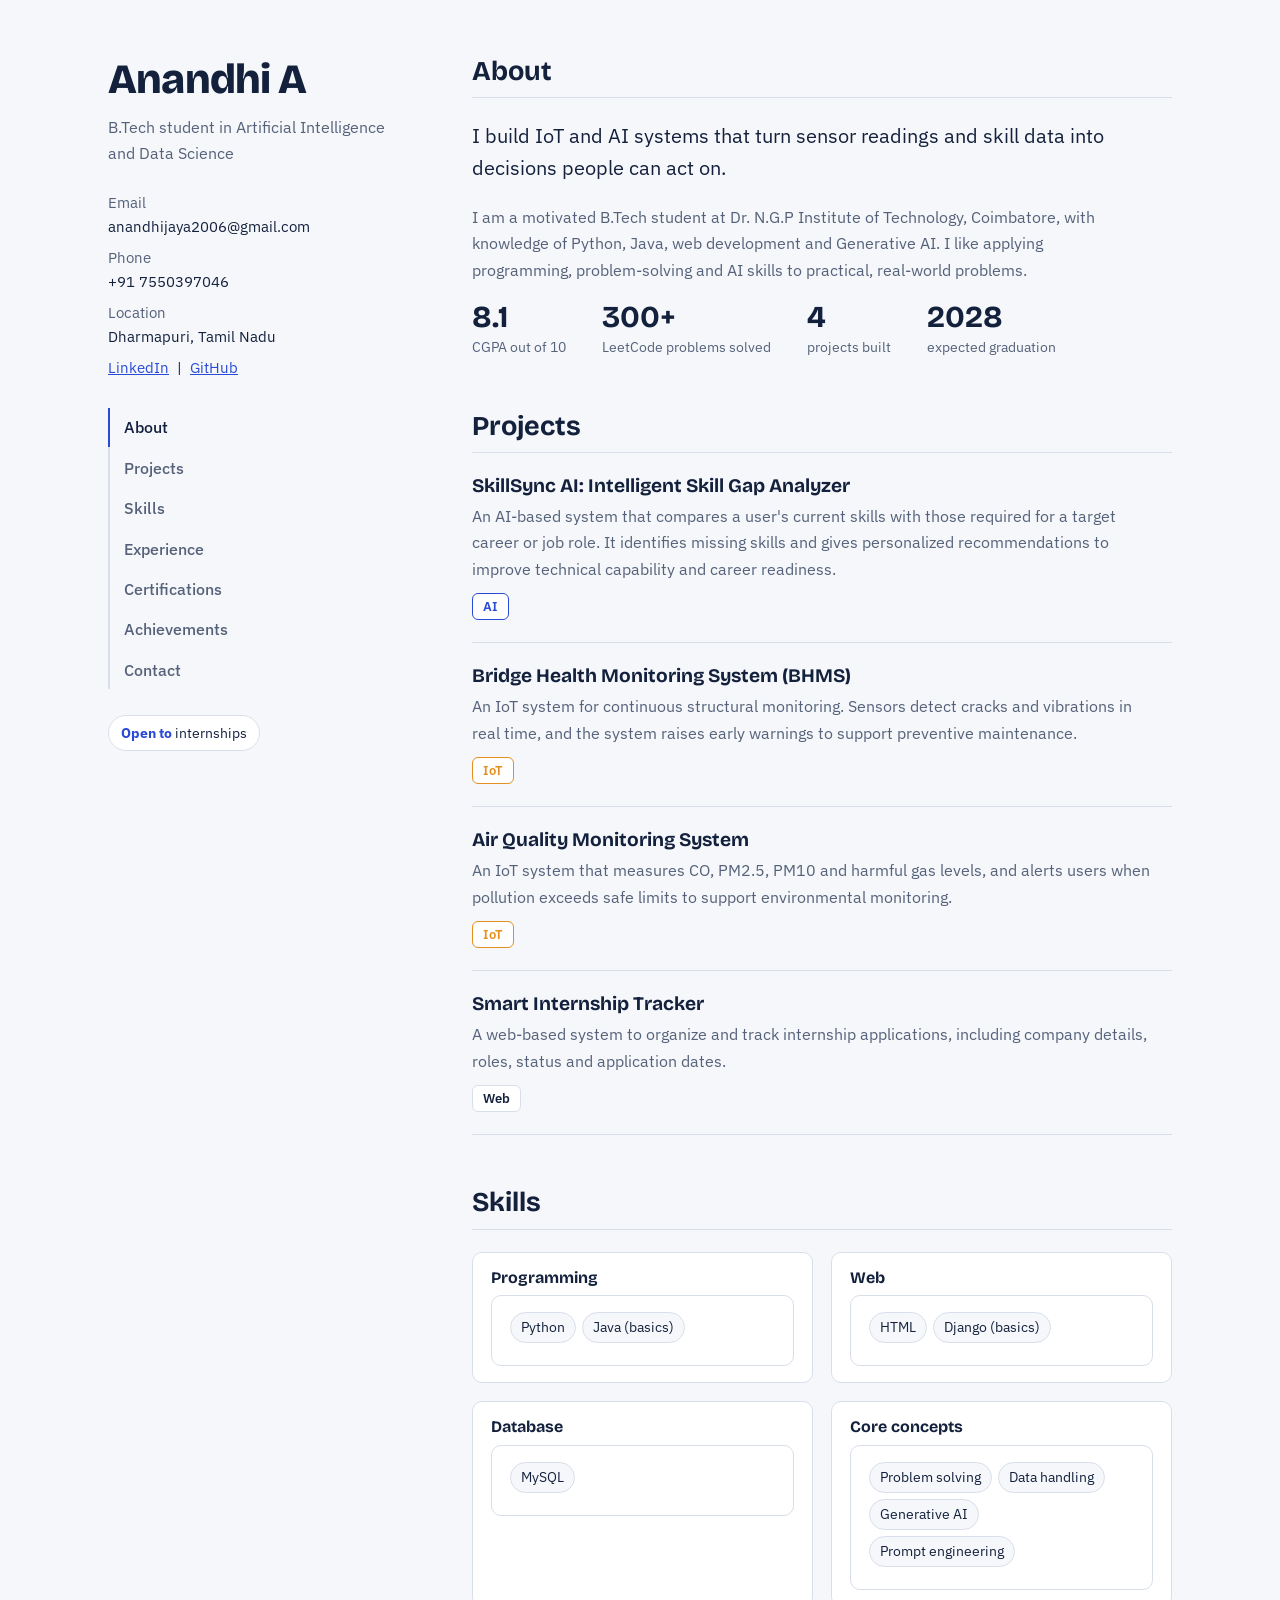
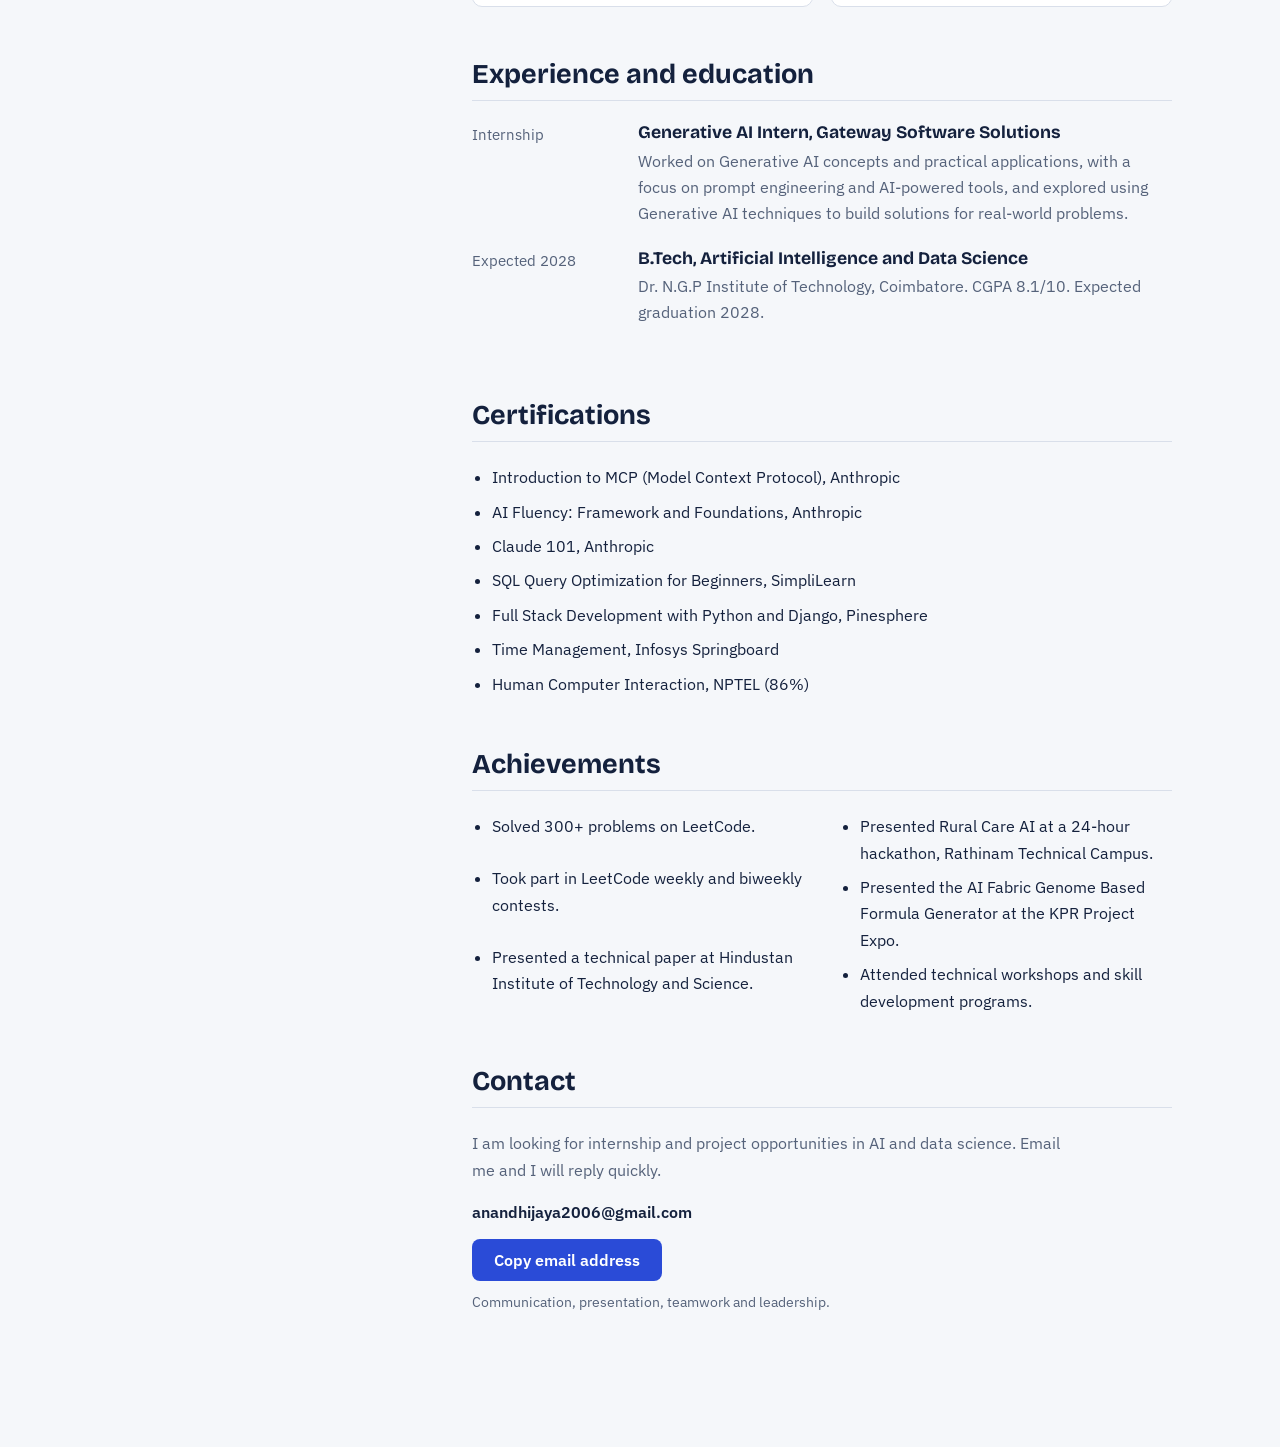
<file: index.html>
<!DOCTYPE html>
<html lang="en">
<head>
<meta charset="utf-8">
<meta name="viewport" content="width=device-width, initial-scale=1, viewport-fit=cover">
<title>Anandhi A – AI & Data Science Portfolio</title>
<link rel="preconnect" href="https://fonts.googleapis.com">
<link href="https://fonts.googleapis.com/css2?family=Bricolage+Grotesque:wght@500;700;800&family=IBM+Plex+Sans:wght@400;500;600&display=swap" rel="stylesheet">
<style>
:root{--bg:#F5F7FA;--surface:#FFFFFF;--ink:#14213D;--muted:#55627A;--line:#D9DFEA;--accent:#2A4BD7;--accent-ink:#FFFFFF;--warm:#E58F1F;
box-sizing:border-box;padding-top:env(safe-area-inset-top,0px);padding-bottom:env(safe-area-inset-bottom,0px)}
@media (prefers-color-scheme:dark){:root:not([data-theme="light"]){--bg:#0F1624;--surface:#172033;--ink:#EAEFF8;--muted:#9AA7BF;--line:#2A3650;--accent:#7C97FF;--accent-ink:#0F1624;--warm:#F2A94B}}
:root[data-theme="dark"]{--bg:#0F1624;--surface:#172033;--ink:#EAEFF8;--muted:#9AA7BF;--line:#2A3650;--accent:#7C97FF;--accent-ink:#0F1624;--warm:#F2A94B}
html{scroll-padding-top:env(safe-area-inset-top,0px);scroll-behavior:smooth}
*,*::before,*::after{box-sizing:border-box}
body{margin:0;background:var(--bg);color:var(--ink);font:16px/1.65 "IBM Plex Sans",system-ui,sans-serif}
h1,h2,h3{font-family:"Bricolage Grotesque","IBM Plex Sans",system-ui,sans-serif;margin:0;line-height:1.15}
a{color:var(--accent)}
a:focus-visible,button:focus-visible{outline:3px solid var(--accent);outline-offset:3px;border-radius:4px}
.wrap{max-width:1120px;margin:0 auto;display:grid;grid-template-columns:300px 1fr;gap:64px;padding:56px 28px 80px}
aside{position:sticky;top:40px;align-self:start}
aside h1{font-size:2.6rem;font-weight:800;letter-spacing:-.02em}
.role{margin:10px 0 24px;color:var(--muted)}
.contact{list-style:none;padding:0;margin:0 0 28px;font-size:.93rem;display:grid;gap:6px}
.contact span{color:var(--muted)}
nav{display:grid;gap:2px;border-left:2px solid var(--line)}
nav a{padding:6px 14px;margin-left:-2px;border-left:2px solid transparent;text-decoration:none;color:var(--muted);font-weight:500}
nav a:hover,nav a.on{color:var(--ink);border-left-color:var(--accent)}
.badge{display:inline-block;margin-top:26px;padding:6px 12px;border:1px solid var(--line);border-radius:999px;background:var(--surface);font-size:.85rem}
.badge b{color:var(--accent)}
section{padding-bottom:52px}
h2{font-size:1.7rem;font-weight:700;margin-bottom:22px;padding-bottom:10px;border-bottom:1px solid var(--line)}
.lead{font-size:1.28rem;line-height:1.55;max-width:60ch;margin:0 0 20px}
.stats{display:flex;gap:36px;flex-wrap:wrap;margin-top:8px}
.stats div{font-size:.9rem;color:var(--muted)}
.stats strong{display:block;font:700 1.9rem "Bricolage Grotesque",sans-serif;color:var(--ink)}
.proj{display:grid;grid-template-columns:1fr;gap:0}
.p{padding:22px 0;border-bottom:1px solid var(--line)}
.p:first-child{padding-top:0}
.p h3{font-size:1.2rem;font-weight:700;margin-bottom:6px}
.p p{margin:0 0 10px;max-width:68ch;color:var(--muted)}
.tag{display:inline-block;font-size:.8rem;font-weight:600;padding:2px 10px;border-radius:6px;margin-right:6px;background:var(--surface);border:1px solid var(--line)}
.tag.iot{border-color:var(--warm);color:var(--warm)}
.tag.ai{border-color:var(--accent);color:var(--accent)}
.skills{display:grid;grid-template-columns:repeat(auto-fit,minmax(230px,1fr));gap:18px}
.skills div{background:var(--surface);border:1px solid var(--line);border-radius:10px;padding:16px 18px}
.skills h3{font-size:1rem;margin-bottom:8px}
.chips span{display:inline-block;margin:0 6px 6px 0;padding:3px 10px;border-radius:999px;background:var(--bg);border:1px solid var(--line);font-size:.88rem}
.entry{display:grid;grid-template-columns:150px 1fr;gap:16px;margin-bottom:22px}
.entry time{color:var(--muted);font-size:.92rem}
.entry h3{font-size:1.1rem;margin-bottom:4px}
.entry p{margin:0;color:var(--muted);max-width:66ch}
ul.list{margin:0;padding-left:20px;display:grid;gap:8px;max-width:70ch}
.two{display:grid;grid-template-columns:1fr 1fr;gap:36px}
.btn{display:inline-block;padding:11px 22px;border-radius:8px;background:var(--accent);color:var(--accent-ink);font-weight:600;text-decoration:none}
.btn:hover{filter:brightness(1.1)}
button.btn{border:0;font:600 1rem "IBM Plex Sans",system-ui,sans-serif;cursor:pointer}
footer{color:var(--muted);font-size:.88rem;margin-top:10px}
@media (max-width:860px){.wrap{grid-template-columns:1fr;gap:36px;padding-top:36px}aside{position:static}nav{display:none}.two{grid-template-columns:1fr}.entry{grid-template-columns:1fr;gap:2px}aside h1{font-size:2.2rem}}
@media (prefers-reduced-motion:reduce){html{scroll-behavior:auto}}
</style>
</head>
<body>
<div class="wrap">
<aside>
  <h1>Anandhi A</h1>
  <p class="role">B.Tech student in Artificial Intelligence and Data Science</p>
  <ul class="contact">
    <li><span>Email</span><br>anandhijaya2006@gmail.com</li>
    <li><span>Phone</span><br>+91 7550397046</li>
    <li><span>Location</span><br>Dharmapuri, Tamil Nadu</li>
    <li><a href="#linkedin">LinkedIn</a> &nbsp;|&nbsp; <a href="#github">GitHub</a></li>
  </ul>
  <nav aria-label="Sections">
    <a href="#about" class="on">About</a><a href="#projects">Projects</a><a href="#skills">Skills</a><a href="#experience">Experience</a><a href="#certs">Certifications</a><a href="#achievements">Achievements</a><a href="#contact">Contact</a>
  </nav>
  <span class="badge"><b>Open to</b> internships</span>
</aside>

<main>
<section id="about">
  <h2>About</h2>
  <p class="lead">I build IoT and AI systems that turn sensor readings and skill data into decisions people can act on.</p>
  <p style="max-width:66ch;color:var(--muted)">I am a motivated B.Tech student at Dr. N.G.P Institute of Technology, Coimbatore, with knowledge of Python, Java, web development and Generative AI. I like applying programming, problem-solving and AI skills to practical, real-world problems.</p>
  <div class="stats">
    <div><strong>8.1</strong>CGPA out of 10</div>
    <div><strong>300+</strong>LeetCode problems solved</div>
    <div><strong>4</strong>projects built</div>
    <div><strong>2028</strong>expected graduation</div>
  </div>
</section>

<section id="projects">
  <h2>Projects</h2>
  <div class="proj">
    <article class="p"><h3>SkillSync AI: Intelligent Skill Gap Analyzer</h3>
      <p>An AI-based system that compares a user's current skills with those required for a target career or job role. It identifies missing skills and gives personalized recommendations to improve technical capability and career readiness.</p>
      <span class="tag ai">AI</span></article>
    <article class="p"><h3>Bridge Health Monitoring System (BHMS)</h3>
      <p>An IoT system for continuous structural monitoring. Sensors detect cracks and vibrations in real time, and the system raises early warnings to support preventive maintenance.</p>
      <span class="tag iot">IoT</span></article>
    <article class="p"><h3>Air Quality Monitoring System</h3>
      <p>An IoT system that measures CO, PM2.5, PM10 and harmful gas levels, and alerts users when pollution exceeds safe limits to support environmental monitoring.</p>
      <span class="tag iot">IoT</span></article>
    <article class="p"><h3>Smart Internship Tracker</h3>
      <p>A web-based system to organize and track internship applications, including company details, roles, status and application dates.</p>
      <span class="tag">Web</span></article>
  </div>
</section>

<section id="skills">
  <h2>Skills</h2>
  <div class="skills">
    <div><h3>Programming</h3><div class="chips"><span>Python</span><span>Java (basics)</span></div></div>
    <div><h3>Web</h3><div class="chips"><span>HTML</span><span>Django (basics)</span></div></div>
    <div><h3>Database</h3><div class="chips"><span>MySQL</span></div></div>
    <div><h3>Core concepts</h3><div class="chips"><span>Problem solving</span><span>Data handling</span><span>Generative AI</span><span>Prompt engineering</span></div></div>
  </div>
</section>

<section id="experience">
  <h2>Experience and education</h2>
  <div class="entry"><time>Internship</time><div><h3>Generative AI Intern, Gateway Software Solutions</h3><p>Worked on Generative AI concepts and practical applications, with a focus on prompt engineering and AI-powered tools, and explored using Generative AI techniques to build solutions for real-world problems.</p></div></div>
  <div class="entry"><time>Expected 2028</time><div><h3>B.Tech, Artificial Intelligence and Data Science</h3><p>Dr. N.G.P Institute of Technology, Coimbatore. CGPA 8.1/10. Expected graduation 2028.</p></div></div>
</section>

<section id="certs">
  <h2>Certifications</h2>
  <ul class="list">
    <li>Introduction to MCP (Model Context Protocol), Anthropic</li>
    <li>AI Fluency: Framework and Foundations, Anthropic</li>
    <li>Claude 101, Anthropic</li>
    <li>SQL Query Optimization for Beginners, SimpliLearn</li>
    <li>Full Stack Development with Python and Django, Pinesphere</li>
    <li>Time Management, Infosys Springboard</li>
    <li>Human Computer Interaction, NPTEL (86%)</li>
  </ul>
</section>

<section id="achievements">
  <h2>Achievements</h2>
  <div class="two">
    <ul class="list">
      <li>Solved 300+ problems on LeetCode.</li>
      <li>Took part in LeetCode weekly and biweekly contests.</li>
      <li>Presented a technical paper at Hindustan Institute of Technology and Science.</li>
    </ul>
    <ul class="list">
      <li>Presented Rural Care AI at a 24-hour hackathon, Rathinam Technical Campus.</li>
      <li>Presented the AI Fabric Genome Based Formula Generator at the KPR Project Expo.</li>
      <li>Attended technical workshops and skill development programs.</li>
    </ul>
  </div>
</section>

<section id="contact">
  <h2>Contact</h2>
  <p style="max-width:60ch;color:var(--muted)">I am looking for internship and project opportunities in AI and data science. Email me and I will reply quickly.</p>
  <p style="font-weight:600;margin:0 0 14px">anandhijaya2006@gmail.com</p><button class="btn" id="copy" type="button">Copy email address</button>
  <footer>Communication, presentation, teamwork and leadership.</footer>
</section>
</main>
</div>
<script>
(function(){var l=document.querySelectorAll('nav a'),s=[].map.call(l,function(a){return document.querySelector(a.getAttribute('href'))});
function f(){var y=window.scrollY+160,i=0;s.forEach(function(e,n){if(e&&e.offsetTop<=y)i=n});l.forEach(function(a,n){a.classList.toggle('on',n===i)})}
window.addEventListener('scroll',f,{passive:true});f()})();
(function(){var b=document.getElementById('copy'),t='anandhijaya2006@gmail.com';
function done(){b.textContent='Copied';setTimeout(function(){b.textContent='Copy email address'},2000)}
function fb(){var x=document.createElement('textarea');x.value=t;document.body.appendChild(x);x.select();try{document.execCommand('copy');done()}catch(e){b.textContent='Select the address above and copy it'}document.body.removeChild(x)}
b.addEventListener('click',function(){if(navigator.clipboard&&navigator.clipboard.writeText){navigator.clipboard.writeText(t).then(done,fb)}else{fb()}})})();
</script>
</body>
</html>
</file>
